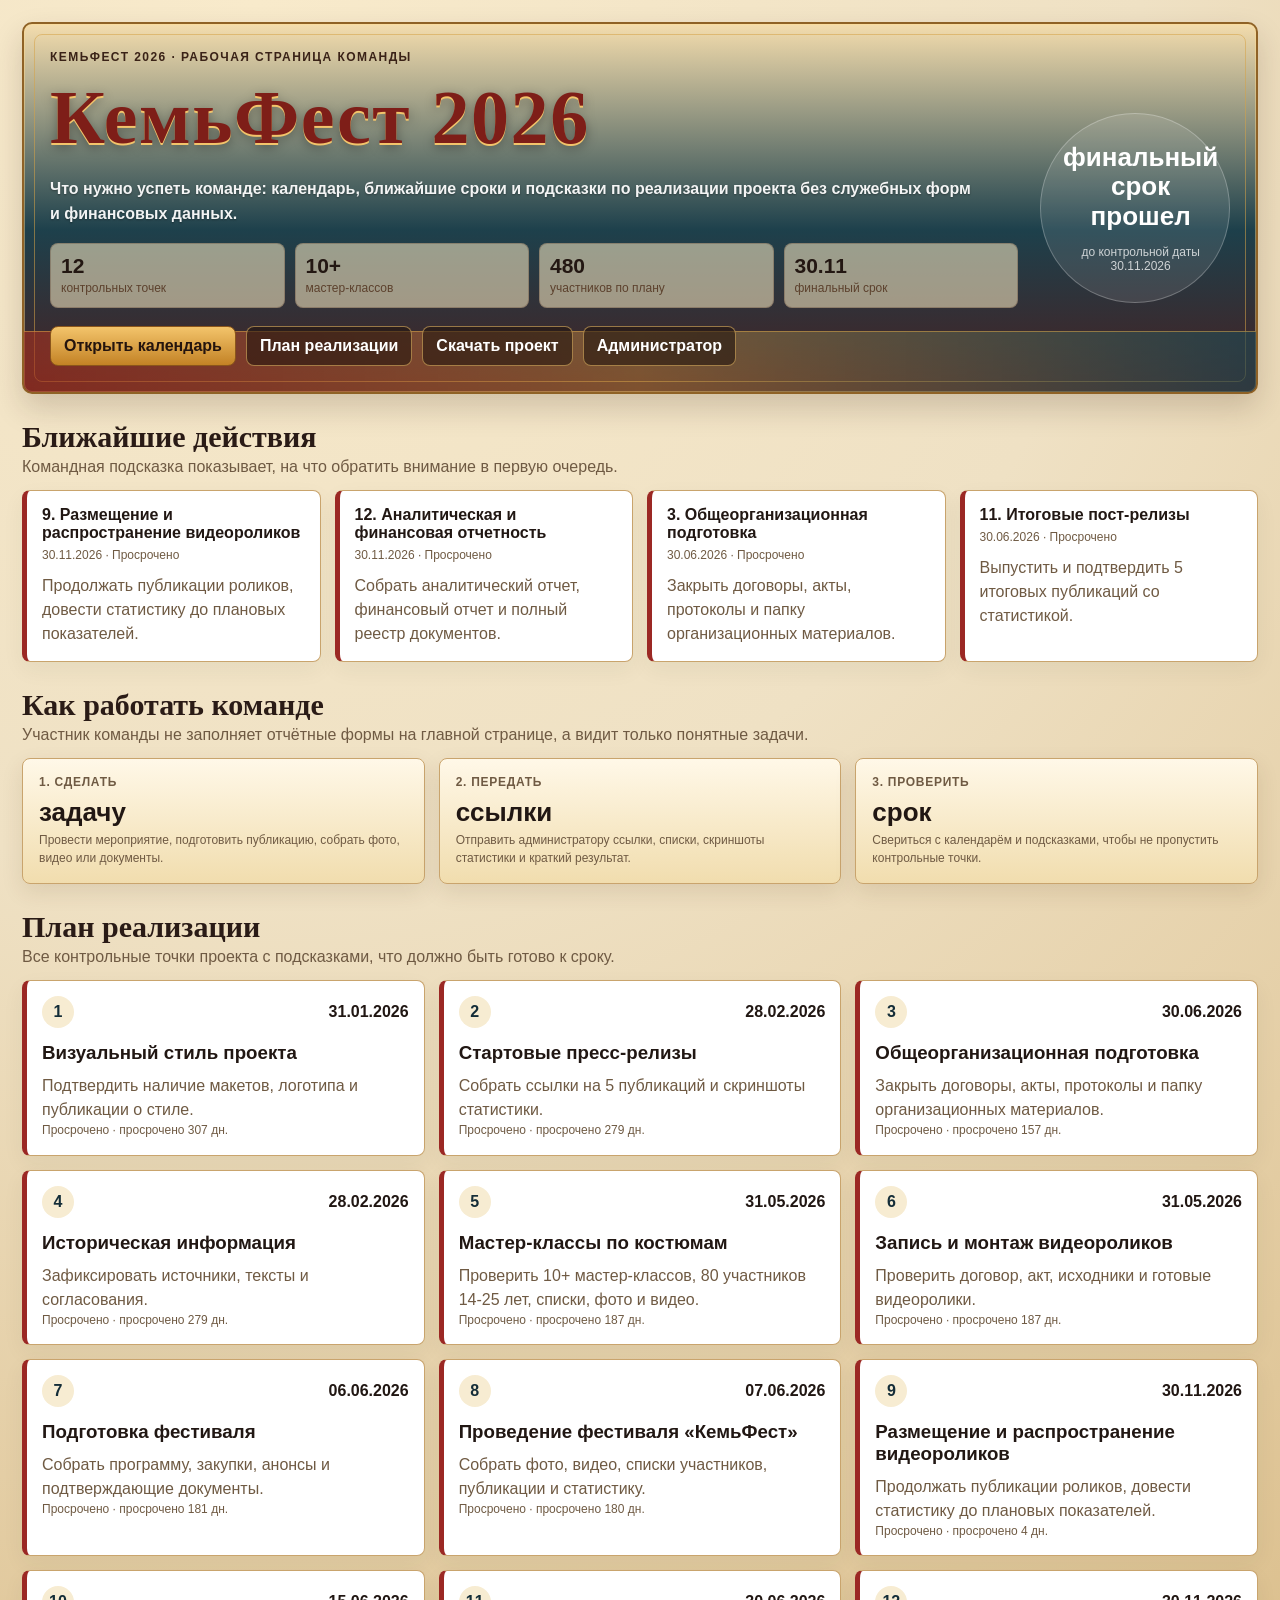
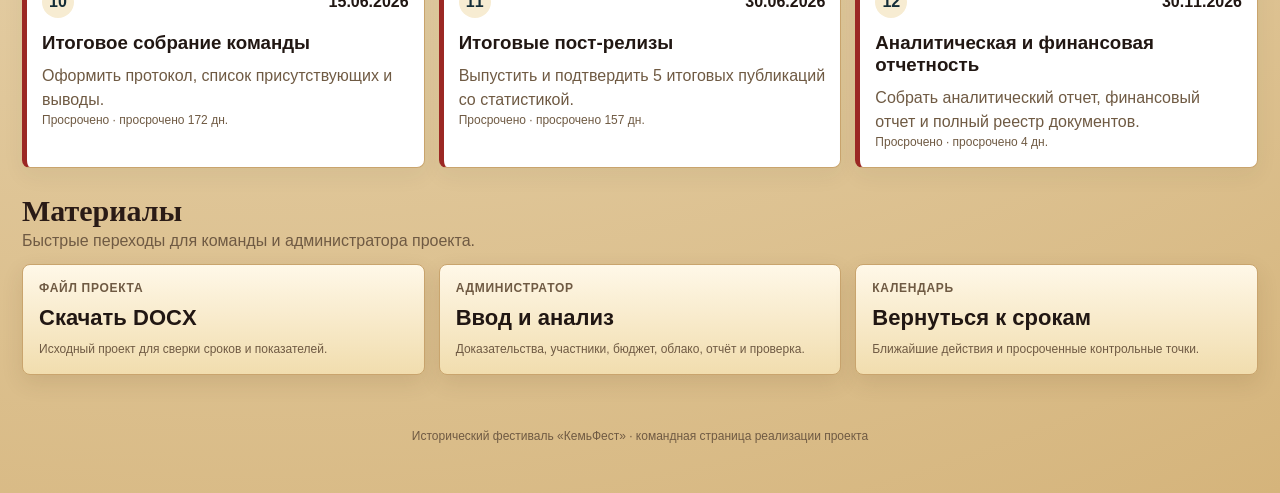
<file: index.html>
<!doctype html>
<html lang="ru">
<head>
  <meta charset="utf-8">
  <meta name="viewport" content="width=device-width,initial-scale=1">
  <title>КемьФест 2026 - командный план</title>
  <link rel="stylesheet" href="./styles.css">
</head>
<body class="teamPage">
  <div class="shell">
    <header class="hero teamHero">
      <div class="heroGrid">
        <div>
          <div class="eyebrow">КемьФест 2026 · рабочая страница команды</div>
          <h1>КемьФест 2026</h1>
          <p class="subtitle">Что нужно успеть команде: календарь, ближайшие сроки и подсказки по реализации проекта без служебных форм и финансовых данных.</p>
          <div class="stats">
            <div><b>12</b><span>контрольных точек</span></div>
            <div><b>10+</b><span>мастер-классов</span></div>
            <div><b>480</b><span>участников по плану</span></div>
            <div><b>30.11</b><span>финальный срок</span></div>
          </div>
          <div class="actions">
            <a class="btn primary" href="#calendar">Открыть календарь</a>
            <a class="btn secondary" href="#plan">План реализации</a>
            <a class="btn secondary" href="https://github.com/mrkustov927-star/kemfest2026/raw/main/project-kemfest-2026.docx" download>Скачать проект</a>
            <a class="btn secondary" href="./admin.html">Администратор</a>
          </div>
        </div>
        <div class="teamClock">
          <b id="teamDeadline">...</b>
          <span>до контрольной даты 30.11.2026</span>
        </div>
      </div>
    </header>

    <main>
      <section class="teamBand" id="calendar">
        <div class="section">
          <div>
            <h2>Ближайшие действия</h2>
            <p>Командная подсказка показывает, на что обратить внимание в первую очередь.</p>
          </div>
        </div>
        <div class="teamUrgent" id="urgentList"></div>
      </section>

      <section class="teamBand">
        <div class="section">
          <div>
            <h2>Как работать команде</h2>
            <p>Участник команды не заполняет отчётные формы на главной странице, а видит только понятные задачи.</p>
          </div>
        </div>
        <div class="grid cards3">
          <div class="card">
            <div class="label">1. Сделать</div>
            <div class="value">задачу</div>
            <div class="small">Провести мероприятие, подготовить публикацию, собрать фото, видео или документы.</div>
          </div>
          <div class="card">
            <div class="label">2. Передать</div>
            <div class="value">ссылки</div>
            <div class="small">Отправить администратору ссылки, списки, скриншоты статистики и краткий результат.</div>
          </div>
          <div class="card">
            <div class="label">3. Проверить</div>
            <div class="value">срок</div>
            <div class="small">Свериться с календарём и подсказками, чтобы не пропустить контрольные точки.</div>
          </div>
        </div>
      </section>

      <section class="teamBand" id="plan">
        <div class="section">
          <div>
            <h2>План реализации</h2>
            <p>Все контрольные точки проекта с подсказками, что должно быть готово к сроку.</p>
          </div>
        </div>
        <div class="teamPlan" id="teamPlan"></div>
      </section>

      <section class="teamBand">
        <div class="section">
          <div>
            <h2>Материалы</h2>
            <p>Быстрые переходы для команды и администратора проекта.</p>
          </div>
        </div>
        <div class="grid cards3">
          <a class="card teamLink" href="https://github.com/mrkustov927-star/kemfest2026/raw/main/project-kemfest-2026.docx" download>
            <span class="label">Файл проекта</span>
            <b>Скачать DOCX</b>
            <small>Исходный проект для сверки сроков и показателей.</small>
          </a>
          <a class="card teamLink" href="./admin.html">
            <span class="label">Администратор</span>
            <b>Ввод и анализ</b>
            <small>Доказательства, участники, бюджет, облако, отчёт и проверка.</small>
          </a>
          <a class="card teamLink" href="#calendar">
            <span class="label">Календарь</span>
            <b>Вернуться к срокам</b>
            <small>Ближайшие действия и просроченные контрольные точки.</small>
          </a>
        </div>
      </section>
    </main>

    <div class="footer">Исторический фестиваль «КемьФест» · командная страница реализации проекта</div>
  </div>
  <script src="./team.js"></script>
</body>
</html>
</file>
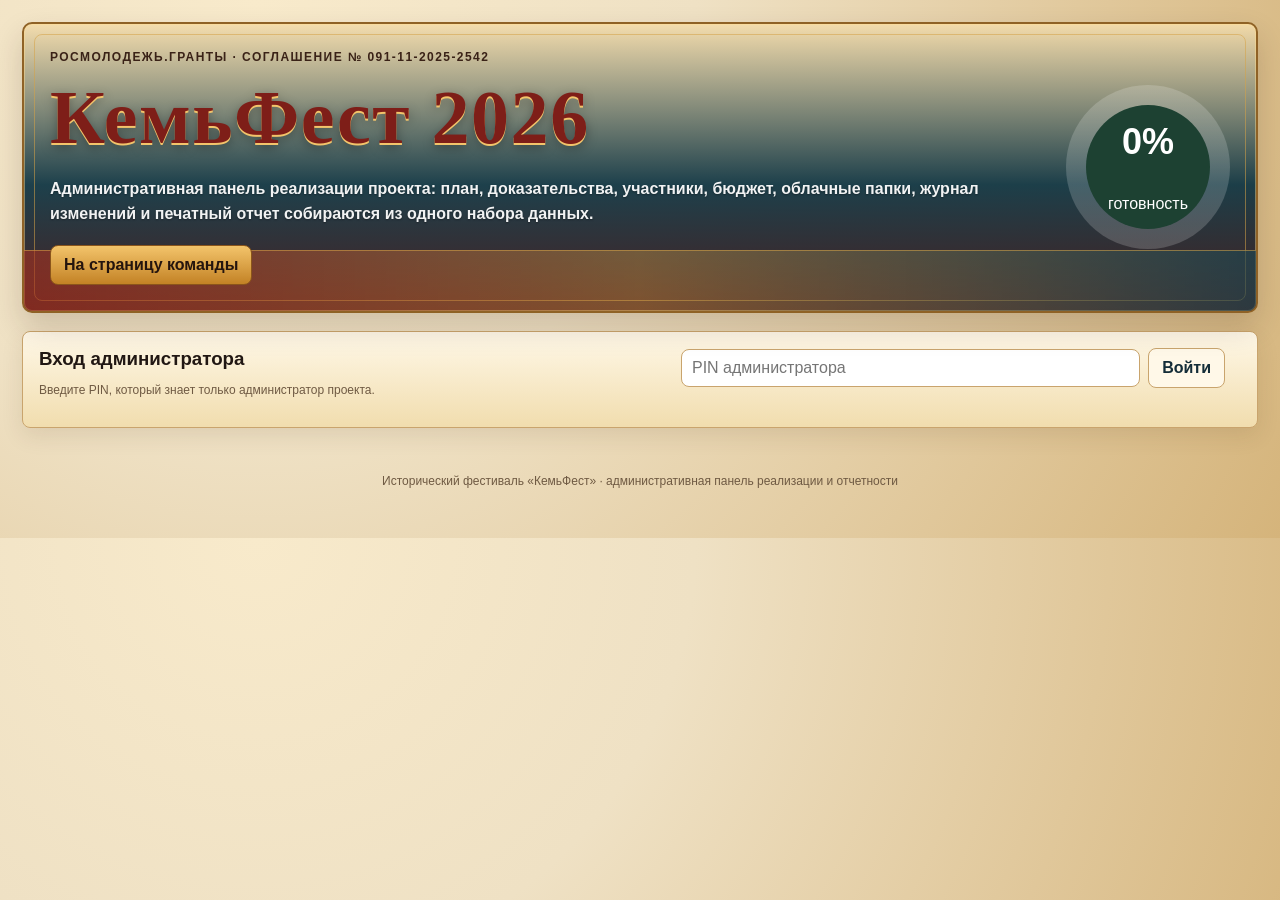
<file: admin.html>
<!doctype html>
<html lang="ru">
<head>
  <meta charset="utf-8">
  <meta name="viewport" content="width=device-width,initial-scale=1">
  <title>КемьФест 2026 - администратор проекта</title>
  <link rel="stylesheet" href="./styles.css">
</head>
<body>
  <div class="shell">
    <header class="hero">
      <div class="heroGrid">
        <div>
          <div class="eyebrow">Росмолодежь.Гранты · соглашение № 091-11-2025-2542</div>
          <h1>КемьФест 2026</h1>
          <p class="subtitle">Административная панель реализации проекта: план, доказательства, участники, бюджет, облачные папки, журнал изменений и печатный отчет собираются из одного набора данных.</p>
          <div class="stats">
            <div><b>12</b><span>мероприятий</span></div>
            <div><b>480</b><span>участников</span></div>
            <div><b>57</b><span>публикаций</span></div>
            <div><b>69 000</b><span>просмотров</span></div>
          </div>
          <div class="actions">
            <a class="btn primary" href="./index.html">На страницу команды</a>
            <button class="btn secondary" id="adminToggle">Администратор</button>
            <a class="btn secondary" href="https://github.com/mrkustov927-star/kemfest2026/raw/main/project-kemfest-2026.docx" download>Скачать файл проекта</a>
            <button class="btn secondary" data-tab-go="proofs">Внести доказательство</button>
            <button class="btn secondary" data-tab-go="check">Проверить готовность</button>
            <button class="btn secondary" id="copyFull">Скопировать на проверку</button>
            <button class="btn secondary" id="printReport">Печать отчета</button>
            <button class="btn secondary" id="exportData">Сохранить копию</button>
            <button class="btn secondary" id="importBtn">Импорт</button>
            <input id="importFile" type="file" accept=".json" hidden>
          </div>
        </div>
        <div class="ring" id="ring"><div><b id="overallPct">0%</b><span>готовность</span></div></div>
      </div>
    </header>

    <nav class="nav" id="nav">
      <button class="active" data-tab="dashboard">Дашборд</button>
      <button data-tab="plan">План реализации</button>
      <button data-tab="proofs">Доказательства</button>
      <button data-tab="people">Участники</button>
      <button data-tab="budget">Бюджет</button>
      <button data-tab="docs">Документы</button>
      <button data-tab="cloud">Облако</button>
      <button data-tab="history">История</button>
      <button data-tab="check">Автопроверка</button>
      <button data-tab="report">Отчет</button>
    </nav>

    <section class="adminPanel" id="adminPanel">
      <div class="card adminBox">
        <div>
          <h3 id="adminTitle">Вход администратора</h3>
          <p class="small" id="adminHint">Введите PIN, который знает только администратор проекта.</p>
          <div class="note" id="adminStatus"></div>
        </div>
        <div class="adminControls">
          <input id="adminPin" type="password" placeholder="PIN администратора" autocomplete="current-password">
          <button class="btn light" id="adminLogin">Войти</button>
          <button class="btn light" id="adminLogout" hidden>Выйти</button>
          <button class="btn light" id="adminChangePin" hidden>Сменить PIN</button>
        </div>
      </div>
    </section>

    <main>
      <section id="dashboard" class="tab active">
        <div class="section"><div><h2>Дашборд проекта</h2><p>Показатели, сроки и главные пробелы перед отчетностью.</p></div></div>
        <div class="grid kpis" id="kpis"></div>
        <div class="grid dash">
          <div class="card">
            <div class="label">Срок проекта</div>
            <div class="value" id="daysLeft"></div>
            <div class="small">дней до 30.11.2026</div>
            <div class="bar"><i id="timeBar"></i></div>
            <div class="note" id="nearest"></div>
          </div>
          <div class="card"><h3>План / факт</h3><div id="chart"></div></div>
        </div>
      </section>

      <section id="plan" class="tab">
        <div class="section">
          <div><h2>План реализации</h2><p>По каждому мероприятию фиксируются статус, дата, результат и обязательные подтверждения.</p></div>
          <div class="controls"><input id="taskSearch" placeholder="Поиск"><select id="taskFilter"><option value="all">Все</option><option value="open">Незавершенные</option><option value="risk">С риском срока</option></select></div>
        </div>
        <div class="grid cards3">
          <div class="card"><div class="label">Мастер-классы</div><div class="value">10+</div><div class="small">февраль - май 2026</div></div>
          <div class="card"><div class="label">Участники мастер-классов</div><div class="value">80</div><div class="small">14-25 лет, нужны списки и фото/видео</div></div>
          <div class="card"><div class="label">Итоговая дата</div><div class="value">30.11</div><div class="small">все результаты, ссылки, статистика и финдокументы</div></div>
        </div>
        <div id="taskList" class="grid"></div>
      </section>

      <section id="proofs" class="tab">
        <div class="section">
          <div><h2>Единый реестр доказательств</h2><p>Публикации, ссылки, скриншоты статистики, фото, видео, списки, акты и папки документов.</p></div>
          <div class="controls">
            <button class="btn light" data-add-proof="publication">Добавить публикацию</button>
            <button class="btn light" data-add-proof="stats">Добавить скрин</button>
            <button class="btn light" data-add-proof="folder">Добавить папку</button>
            <button class="btn light" id="toggleImportLinks">Импортировать ссылки</button>
          </div>
        </div>
        <div id="linkImport" class="card importbox no-print">
          <div class="field"><label>Список ссылок</label><textarea id="bulkLinks" placeholder="Каждая ссылка с новой строки. Можно вместе с названием."></textarea></div>
          <div class="actions"><button class="btn light" id="importLinks">Добавить ссылки</button><button class="btn light" id="starterLinks">Загрузить примерные ссылки проекта</button></div>
        </div>
        <div class="grid kpis" id="proofKpis"></div>
        <div class="card tablewrap"><table class="table"><thead><tr><th>Тип</th><th>Мероприятие</th><th>Дата</th><th>Источник</th><th>Название</th><th>Ссылка</th><th>Просмотры</th><th>Охват</th><th>Подтв.</th><th></th></tr></thead><tbody id="proofRows"></tbody></table></div>
      </section>

      <section id="people" class="tab">
        <div class="section"><div><h2>Участники</h2><p>Реестр уникальных участников, повторных посещений, возраста и ссылок на списки.</p></div><button class="btn light" id="addPerson">Добавить строку</button></div>
        <div class="grid kpis" id="peopleKpis"></div>
        <div class="card tablewrap"><table class="table"><thead><tr><th>Дата</th><th>Мероприятие</th><th>Уникальные</th><th>Повторные</th><th>14-25</th><th>Список</th><th></th></tr></thead><tbody id="peopleRows"></tbody></table></div>
      </section>

      <section id="budget" class="tab">
        <div class="section"><div><h2>Бюджет и финансовые документы</h2><p>План гранта - 891 000 руб. Проверяются факт, документы, суммы и связь с мероприятиями.</p></div><button class="btn light" id="copyFinance">Скопировать финансовую проверку</button></div>
        <div class="grid kpis" id="budgetKpis"></div>
        <div class="card tablewrap"><table class="table"><thead><tr><th>Статья</th><th>План</th><th>Факт</th><th>Документ</th><th>Ссылка / папка</th><th>Сумма</th><th>Мероприятие</th><th>Статус</th></tr></thead><tbody id="budgetRows"></tbody></table></div>
      </section>

      <section id="docs" class="tab">
        <div class="section"><div><h2>Документы</h2><p>Комплектность материалов перед отчетностью.</p></div></div>
        <div class="grid cards2">
          <div class="card"><div class="grid" id="docList"></div></div>
          <div class="card"><h3>Файл проекта</h3><a class="btn light" href="https://github.com/mrkustov927-star/kemfest2026/raw/main/project-kemfest-2026.docx" download>Скачать проект DOCX</a><div class="note">Перед сдачей сверить номер соглашения, сроки, суммы, назначение расходов, акты, ссылки, статистику и финансовые документы.</div><button class="btn danger" id="resetAll">Сбросить локальные данные</button></div>
        </div>
      </section>

      <section id="cloud" class="tab">
        <div class="section"><div><h2>Облако и синхронизация</h2><p>Для 10/10 сайт должен быть связан с общей папкой и таблицей. Здесь фиксируются ссылки и при желании подключается Google Apps Script.</p></div></div>
        <div class="grid cards2">
          <div class="card"><div class="form" id="cloudForm"></div></div>
          <div class="card"><h3>Обмен данными</h3><div class="actions"><button class="btn light" id="copyJson">Скопировать JSON</button><button class="btn light" id="sendCloud">Отправить в Apps Script</button><button class="btn light" id="openDrive">Открыть папку Drive</button></div><div class="note" id="cloudStatus">Если Apps Script не подключен, используйте экспорт JSON и ссылки на Google Drive/таблицу.</div></div>
        </div>
      </section>

      <section id="history" class="tab">
        <div class="section"><div><h2>История изменений</h2><p>Журнал показывает, когда менялись ключевые данные. Это помогает восстановить ход реализации.</p></div><button class="btn light" id="clearHistory">Очистить историю</button></div>
        <div class="card tablewrap"><table class="table"><thead><tr><th>Дата</th><th>Действие</th><th>Детали</th></tr></thead><tbody id="historyRows"></tbody></table></div>
      </section>

      <section id="check" class="tab">
        <div class="section"><div><h2>Автопроверка</h2><p>Проверка показателей, обязательных доказательств, сроков, участников, бюджета, документов и облачной готовности.</p></div><div class="controls"><button class="btn light" id="copyReach">Проверка просмотров</button><button class="btn light" id="copyCheck">Полная проверка</button></div></div>
        <div class="grid cards3" id="checkCards"></div>
        <div class="section"><div><h2>Что исправить</h2><p>Конкретные действия до состояния 10/10.</p></div></div>
        <div class="grid cards2" id="fixList"></div>
      </section>

      <section id="report" class="tab">
        <div class="section"><div><h2>Отчет</h2><p>Печатная форма и текст для проверки собираются из всех разделов сайта.</p></div><div class="controls"><button class="btn light" id="printReport2">Печать отчета</button><button class="btn light" id="copyFull2">Скопировать на проверку</button></div></div>
        <div class="grid cards2">
          <div class="card"><div class="field"><label>Ключевые результаты проекта</label><textarea id="reportResults"></textarea></div></div>
          <div class="card"><div class="field"><label>Отклонения, риски и объяснения</label><textarea id="reportRisks"></textarea></div></div>
          <div class="card"><h3>Итоговая сводка</h3><div class="note" id="summary"></div></div>
          <div class="card"><h3>Готовый текст</h3><textarea id="reportText" readonly></textarea></div>
        </div>
      </section>
    </main>

    <div class="footer">Исторический фестиваль «КемьФест» · административная панель реализации и отчетности</div>
  </div>
  <script src="./config.js"></script>
  <script src="./app.js"></script>
  <script src="./admin-auth.js"></script>
</body>
</html>
</file>
<file: styles.css>
:root{--bg:#efe1c4;--ink:#211713;--muted:#6f5a43;--line:#c9a46d;--pine:#142d38;--lake:#0f3f52;--gold:#d6a247;--ok:#396548;--warn:#a76522;--bad:#9b2824;--soft:#f7ecd2;--red:#9f261d;--wine:#421719;--paper:#f3dfb6}
*{box-sizing:border-box}
body{margin:0;background:radial-gradient(circle at 20% 0,#f8eacb 0,#efe1c4 38%,#d5b47b 100%);color:var(--ink);font-family:Inter,Segoe UI,Arial,sans-serif}
button,input,select,textarea{font:inherit}
button{cursor:pointer}
a{color:inherit}
[hidden]{display:none!important}
.shell{max-width:1320px;margin:auto;padding:22px}
.hero{background:linear-gradient(180deg,rgba(244,220,171,.92),rgba(16,54,68,.94) 56%,rgba(66,23,25,.96));color:#fff;border:2px solid #8f6226;border-radius:10px;padding:26px;box-shadow:inset 0 0 0 1px rgba(255,220,142,.45),0 14px 30px rgba(48,27,16,.18);position:relative;overflow:hidden}
.hero:before{content:"";position:absolute;inset:10px;border:1px solid rgba(214,162,71,.55);border-radius:8px;pointer-events:none}
.hero:after{content:"";position:absolute;left:-8%;right:-8%;bottom:-28px;height:88px;background:linear-gradient(90deg,rgba(159,38,29,.65),rgba(214,162,71,.38),rgba(15,63,82,.7));border-top:1px solid rgba(214,162,71,.55);pointer-events:none}
.heroGrid{position:relative;z-index:1}
.heroGrid{display:grid;grid-template-columns:1fr auto;gap:22px;align-items:center}
.eyebrow{font-size:12px;letter-spacing:.12em;text-transform:uppercase;color:#3a2217;font-weight:900}
h1{font-family:Georgia,Times New Roman,serif;font-size:clamp(42px,7vw,76px);margin:10px 0;color:#7e1e18;text-shadow:0 2px 0 #f3c46b,0 4px 12px rgba(0,0,0,.35);letter-spacing:.02em}
h2{font-family:Georgia,Times New Roman,serif;font-size:30px;margin:0;color:#2a1b16}
h3{margin:0 0 12px}
.subtitle{max-width:930px;line-height:1.55;color:#2c211a;font-weight:650}
.hero .subtitle{color:rgba(255,255,255,.94);text-shadow:0 1px 2px rgba(0,0,0,.35)}
.stats,.grid{display:grid;gap:14px}
.stats{grid-template-columns:repeat(4,1fr);gap:10px;margin-top:16px}
.stats div{border:1px solid rgba(77,43,20,.25);background:rgba(255,238,198,.55);border-radius:8px;padding:10px;color:#231712}
.stats b{display:block;font-size:21px}
.stats span,.small{font-size:12px;color:var(--muted);line-height:1.45}
.hero .stats span{color:#5c412d}
.actions,.nav,.controls{display:flex;gap:10px;flex-wrap:wrap}
.actions{margin-top:18px}
.btn{border:0;border-radius:8px;padding:10px 13px;font-weight:850;text-decoration:none;display:inline-flex;align-items:center;justify-content:center;white-space:nowrap}
.primary{background:linear-gradient(180deg,#f3c46b,#c38225);color:#24140e;border:1px solid #8b551b}
.secondary{background:rgba(36,21,15,.58);color:#fff;border:1px solid rgba(243,196,107,.55)}
.light{background:#fff8e8;color:var(--pine);border:1px solid var(--line)}
.danger{background:#fae1dc;color:var(--bad);border:1px solid #edc5bd}
.ring{width:164px;height:164px;border-radius:50%;background:conic-gradient(var(--gold) var(--pct,0%),rgba(255,255,255,.18) 0);display:grid;place-items:center}
.ring div{width:124px;height:124px;border-radius:50%;background:#1d4132;display:grid;place-items:center;text-align:center}
.ring b{font-size:36px}
.nav{margin:20px 0}
.nav button{border:1px solid var(--line);background:#fff;border-radius:8px;padding:10px 12px;font-weight:850}
.nav button.active{background:var(--pine);color:#fff}
.adminPanel{margin:-6px 0 18px}
.adminPanel[hidden]{display:none}
.adminBox{display:grid;grid-template-columns:1fr minmax(260px,420px);gap:14px;align-items:start}
.adminControls{display:grid;grid-template-columns:1fr auto auto auto;gap:8px;align-items:center}
.adminControls input{border:1px solid var(--line);border-radius:8px;padding:9px 10px;background:#fff}
.adminMode{border:1px solid rgba(255,255,255,.25)}
body:not(.is-admin) .admin-only{display:none!important}
body:not(.is-admin) .locked-action{display:none!important}
body:not(.is-admin) main input:disabled,body:not(.is-admin) main select:disabled,body:not(.is-admin) main textarea:disabled{background:#f7f8f5;color:#6a746b}
body:not(.teamPage):not(.is-admin) #nav,body:not(.teamPage):not(.is-admin) main{display:none!important}
body:not(.teamPage):not(.is-admin) .hero .stats,body:not(.teamPage):not(.is-admin) #adminToggle,body:not(.teamPage):not(.is-admin) .hero .actions button:not(#adminToggle),body:not(.teamPage):not(.is-admin) .hero .actions a:not(:first-child){display:none!important}
body:not(.teamPage):not(.is-admin) .adminPanel{margin-top:18px}
body:not(.teamPage):not(.is-admin) .adminBox{max-width:none;margin:0;width:100%;grid-template-columns:minmax(0,1fr) minmax(320px,560px)}
body:not(.teamPage):not(.is-admin) #adminStatus:not([data-touched="1"]){display:none!important}
body:not(.teamPage):not(.is-admin) #adminLogout,body:not(.teamPage):not(.is-admin) #adminChangePin{display:none!important}
.tab{display:none}
.tab.active{display:block}
.section{display:flex;justify-content:space-between;align-items:end;gap:14px;margin:25px 0 14px}
.section p{margin:4px 0 0;color:var(--muted)}
.kpis{grid-template-columns:repeat(6,1fr)}
.cards2{grid-template-columns:repeat(2,1fr)}
.cards3{grid-template-columns:repeat(3,1fr)}
.dash{grid-template-columns:1fr 2fr;margin-top:14px}
.card{background:linear-gradient(180deg,#fff8e8,#f1ddae);border:1px solid var(--line);border-radius:8px;padding:16px;box-shadow:0 8px 22px rgba(73,42,18,.11)}
.label{font-size:12px;font-weight:900;color:var(--muted);text-transform:uppercase;letter-spacing:.06em}
.value{font-size:26px;font-weight:900;margin:8px 0 4px}
.bar{height:9px;background:#e8eee7;border-radius:99px;overflow:hidden;margin-top:10px}
.bar i{display:block;height:100%;background:linear-gradient(90deg,var(--pine),var(--lake))}
.chartRow{display:grid;grid-template-columns:130px 1fr 55px;gap:10px;align-items:center;margin:10px 0}
.field label{display:block;font-size:12px;font-weight:900;color:var(--muted);margin:0 0 6px}
.field input,.field textarea,.field select,.controls input,.controls select,td input,td select,td textarea{width:100%;border:1px solid var(--line);border-radius:8px;padding:9px 10px;background:#fff}
.field textarea,td textarea{min-height:70px;resize:vertical}
.form{display:grid;grid-template-columns:repeat(2,1fr);gap:12px}
.full{grid-column:1/-1}
.note{background:#fff6df;border:1px solid #e7c97f;color:#6d551b;border-radius:8px;padding:13px;line-height:1.45;margin-top:12px}
.tablewrap{overflow:auto}
.table{width:100%;border-collapse:collapse;min-width:980px}
.table th,.table td{padding:9px;border-bottom:1px solid var(--line);text-align:left;vertical-align:top}
.table th{font-size:11px;color:var(--muted);text-transform:uppercase}
.mini{width:88px}
.wide{min-width:210px}
.pill,.chip{font-size:12px;padding:5px 8px;border-radius:999px;background:var(--soft);border:1px solid var(--line);display:inline-flex;margin:2px}
.checkcard{border-left:5px solid var(--ok)}
.checkcard.warn{border-left-color:var(--warn)}
.checkcard.bad{border-left-color:var(--bad)}
.doc{display:flex;gap:10px;align-items:center;padding:10px;border:1px solid var(--line);border-radius:8px;background:#fff}
.importbox{display:none}
.importbox.active{display:block}
#reportText{width:100%;min-height:300px;border:1px solid var(--line);border-radius:8px;padding:10px;white-space:pre-wrap}
.footer{text-align:center;color:var(--muted);font-size:12px;padding:28px 10px}
.teamPage .teamHero{margin-bottom:22px}
.teamClock{width:190px;height:190px;border-radius:50%;background:rgba(255,255,255,.1);border:1px solid rgba(255,255,255,.25);display:grid;place-items:center;text-align:center;padding:22px}
.teamClock b{font-size:26px;line-height:1.15}
.teamClock span{font-size:12px;color:rgba(255,255,255,.75)}
.teamBand{margin:26px 0}
.teamUrgent{display:grid;grid-template-columns:repeat(4,1fr);gap:14px}
.teamItem,.teamTask{background:#fff;border:1px solid var(--line);border-radius:8px;padding:15px;box-shadow:0 8px 22px rgba(39,50,43,.055)}
.teamItem{border-left:5px solid var(--ok)}
.teamItem.warn,.teamTask.warn{border-left-color:var(--warn)}
.teamItem.bad,.teamTask.bad{border-left-color:var(--bad)}
.teamItem b{display:block;margin-bottom:5px}
.teamItem span,.teamTask small,.teamLink small{display:block;color:var(--muted);font-size:12px;line-height:1.45}
.teamItem p,.teamTask p{color:var(--muted);line-height:1.5;margin:10px 0 0}
.teamPlan{display:grid;grid-template-columns:repeat(3,1fr);gap:14px}
.teamTask{border-left:5px solid var(--ok)}
.teamTaskTop{display:flex;justify-content:space-between;gap:10px;align-items:center}
.teamTaskTop span{width:32px;height:32px;border-radius:50%;background:var(--soft);display:grid;place-items:center;font-weight:900;color:var(--pine)}
.teamTask h3{margin:14px 0 8px}
.teamLink{text-decoration:none;display:grid;gap:10px}
.teamLink b{font-size:22px}
@media(max-width:900px){.heroGrid,.dash,.cards2,.cards3,.adminBox{grid-template-columns:1fr}.teamUrgent,.teamPlan{grid-template-columns:1fr}.kpis{grid-template-columns:repeat(2,1fr)}.ring,.teamClock{margin:auto}.form{grid-template-columns:1fr}.section{display:block}.adminControls{grid-template-columns:1fr}body:not(.teamPage):not(.is-admin) .adminBox{grid-template-columns:1fr}}
@media(max-width:560px){.shell{padding:12px}.stats,.kpis{grid-template-columns:1fr}.btn{width:100%;white-space:normal}.teamClock{width:160px;height:160px}}
@media print{.actions,.nav,.controls,button,input[type=file],.no-print{display:none!important}.tab{display:block!important}.card{box-shadow:none}.hero{background:#fff!important;color:#111;border:0;padding:0}.subtitle,.eyebrow{color:#333}.shell{max-width:none}}
</file>
